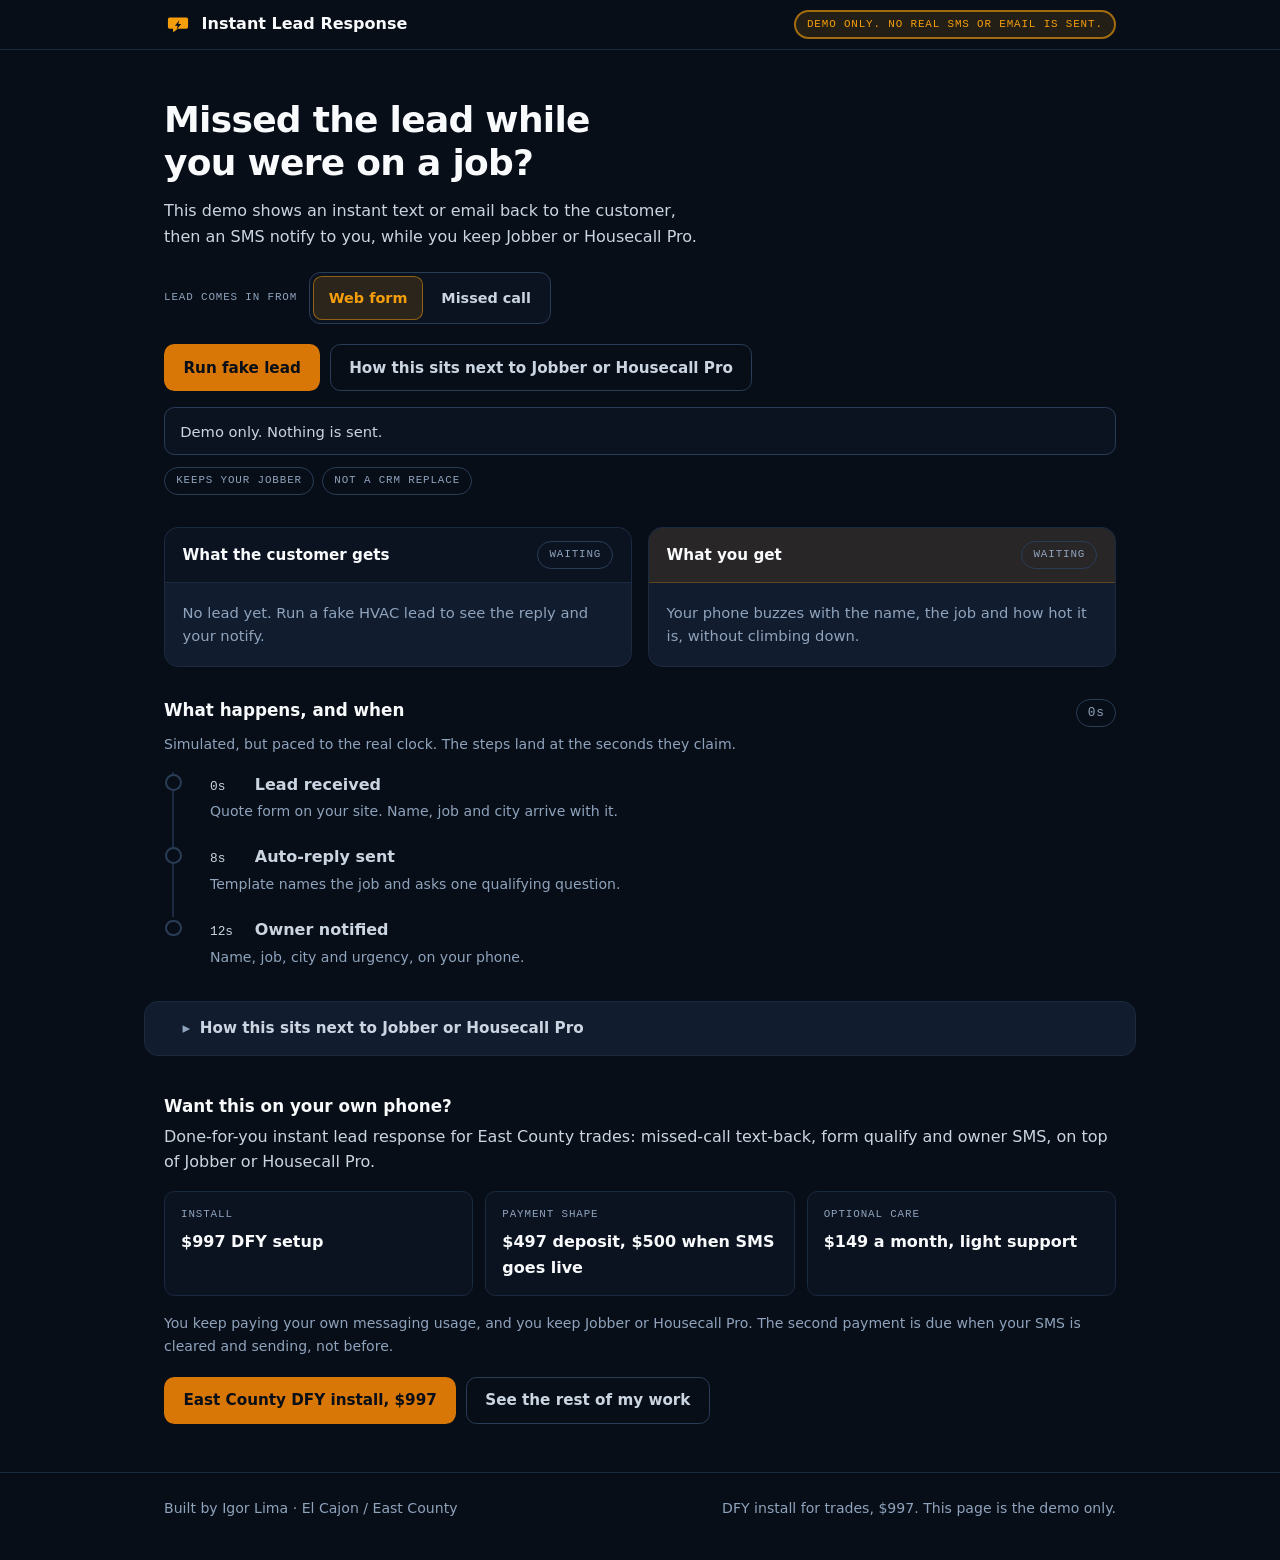
<file: index.html>
<!doctype html>
<html lang="en">
  <head>
    <meta charset="UTF-8" />
    <meta name="viewport" content="width=device-width, initial-scale=1" />
    <meta name="theme-color" content="#070E18" />

    <title>Instant Lead Response: the demo for East County trades</title>
    <meta
      name="description"
      content="A simulated demo of instant lead response for HVAC and plumbing owners in East County San Diego. A form comes in while you are on a job, the customer gets a fast text back, and you get an SMS notify. Works alongside Jobber or Housecall Pro."
    />
    <meta name="author" content="Igor Lima" />
    <link rel="canonical" href="https://igorcsis.github.io/instant-lead-response/" />
    <link rel="icon" type="image/svg+xml" href="assets/favicon.svg" />

    <!--
      Absolute URLs on purpose. Scrapers do not resolve relative paths, and a
      project page served from /instant-lead-response/ makes that easy to get
      wrong.
    -->
    <meta property="og:type" content="website" />
    <meta property="og:site_name" content="Instant Lead Response" />
    <meta property="og:title" content="Missed the lead while you were on a job?" />
    <meta
      property="og:description"
      content="A simulated demo: the customer gets a fast text back and you get an SMS notify, while you keep Jobber or Housecall Pro."
    />
    <meta property="og:url" content="https://igorcsis.github.io/instant-lead-response/" />
    <meta
      property="og:image"
      content="https://igorcsis.github.io/instant-lead-response/assets/og-image.png"
    />
    <meta property="og:image:width" content="1200" />
    <meta property="og:image:height" content="630" />
    <meta
      property="og:image:alt"
      content="Instant Lead Response. Answered in 8s, notified at 12. A card showing three timeline steps: lead received, auto-reply sent, owner notified."
    />
    <meta property="og:locale" content="en_US" />

    <meta name="twitter:card" content="summary_large_image" />
    <meta name="twitter:title" content="Missed the lead while you were on a job?" />
    <meta
      name="twitter:description"
      content="A simulated demo: the customer gets a fast text back and you get an SMS notify, while you keep Jobber or Housecall Pro."
    />
    <meta
      name="twitter:image"
      content="https://igorcsis.github.io/instant-lead-response/assets/og-image.png"
    />

    <!--
      Structured data, so a search result can say what this is rather than
      guessing from the first paragraph it finds. Inline because the page
      loads no other scripts and is not about to start.
    -->
    <script type="application/ld+json">
      {
        "@context": "https://schema.org",
        "@type": "WebApplication",
        "name": "Instant Lead Response",
        "url": "https://igorcsis.github.io/instant-lead-response/",
        "description": "A simulated demo of instant lead response for HVAC and plumbing owners in El Cajon and East County San Diego. A missed call or web form gets a fast text back that names the job, and the owner gets an SMS notify, alongside Jobber or Housecall Pro.",
        "applicationCategory": "BusinessApplication",
        "operatingSystem": "Any",
        "browserRequirements": "Requires JavaScript",
        "isAccessibleForFree": true,
        "offers": {
          "@type": "Offer",
          "price": "0",
          "priceCurrency": "USD"
        },
        "license": "https://opensource.org/licenses/MIT",
        "inLanguage": "en-US",
        "author": {
          "@type": "Person",
          "name": "Igor Lima",
          "url": "https://igorcsis.github.io/niftyai-portfolio/"
        },
        "sameAs": "https://github.com/IgorCSIS/instant-lead-response",
        "areaServed": "El Cajon and East County San Diego, California",
        "featureList": [
          "Missed call text-back simulation",
          "Web form lead auto-reply that names the job",
          "One qualifying question before dispatch",
          "Owner SMS notify with name, job, city and urgency",
          "Timeline paced to the real clock at 0, 8 and 12 seconds",
          "Runs alongside Jobber or Housecall Pro rather than replacing them"
        ]
      }
    </script>

    <link rel="stylesheet" href="styles.css" />
  </head>

  <body>
    <header class="site-header">
      <div class="wrap">
        <span class="wordmark">
          <img src="assets/logo.svg" alt="" width="28" height="28" />
          Instant Lead Response
        </span>
        <!--
          The honesty chip lives in the header so it is on screen at every
          scroll position, not just above the fold. Nothing on this page
          sends anything, and that has to be impossible to miss.
        -->
        <span class="chip chip-demo">Demo only. No real SMS or email is sent.</span>
      </div>
    </header>

    <main>
      <section class="hero wrap">
        <h1>Missed the lead while you were on a job?</h1>
        <p class="sub">
          This demo shows an instant text or email back to the customer, then an SMS notify to
          you, while you keep Jobber or Housecall Pro.
        </p>

        <!--
          Both ways the same job walks in. A missed call hands you a number
          and nothing else, which is the case most owners lose, so it gets
          equal billing rather than a footnote.
        -->
        <div class="source-pick">
          <span class="source-pick-label" id="source-pick-label">Lead comes in from</span>
          <div class="segmented" role="radiogroup" aria-labelledby="source-pick-label">
            <button
              type="button"
              class="seg"
              role="radio"
              aria-checked="true"
              tabindex="0"
              data-source="form"
            >
              Web form
            </button>
            <button
              type="button"
              class="seg"
              role="radio"
              aria-checked="false"
              tabindex="-1"
              data-source="call"
            >
              Missed call
            </button>
          </div>
        </div>

        <div class="hero-actions">
          <button id="run-fake-lead" type="button" class="btn btn-primary">Run fake lead</button>
          <a class="btn btn-ghost" href="#next-to-jobber">
            How this sits next to Jobber or Housecall Pro
          </a>
        </div>

        <!--
          One live region for the whole run, sitting directly under the button
          that starts it. It carries the honesty line at rest, so the first
          thing under the call to action is what the page will not do.
        -->
        <p id="run-status" class="status" role="status" aria-live="polite" data-tone="info">
          Demo only. Nothing is sent.
        </p>

        <div class="near-cta">
          <span class="chip chip-quiet">Keeps your Jobber</span>
          <span class="chip chip-quiet">Not a CRM replace</span>
        </div>
      </section>

      <section class="panels wrap" aria-label="What each side receives">
        <article class="card card-customer">
          <div class="card-header">
            <h3>What the customer gets</h3>
            <span class="chip chip-quiet" id="customer-state">Waiting</span>
          </div>
          <div class="card-body" id="customer-body">
            <p class="panel-empty">
              No lead yet. Run a fake HVAC lead to see the reply and your notify.
            </p>
          </div>
        </article>

        <article class="card card-owner">
          <div class="card-header">
            <h3>What you get</h3>
            <span class="chip chip-quiet" id="owner-state">Waiting</span>
          </div>
          <div class="card-body" id="owner-body">
            <p class="panel-empty">
              Your phone buzzes with the name, the job and how hot it is, without climbing down.
            </p>
          </div>
        </article>
      </section>

      <section class="timeline-section wrap" aria-label="What happens, and when">
        <div class="timeline-head">
          <h2>What happens, and when</h2>
          <!--
            Hidden from assistive tech: the status line already announces each
            stage, and a counter updating ten times a second would talk over it.
          -->
          <span class="elapsed" id="elapsed" data-running="false" aria-hidden="true">0s</span>
        </div>
        <p class="step-note" style="margin-top: 0.35rem">
          Simulated, but paced to the real clock. The steps land at the seconds they claim.
        </p>

        <ol class="timeline" id="timeline">
          <li class="step" data-step="received" data-state="pending">
            <div class="step-head">
              <span class="step-clock">0s</span>
              <span class="step-label">Lead received</span>
            </div>
            <p class="step-note">Web form or missed call, whichever came in first.</p>
          </li>
          <li class="step" data-step="reply" data-state="pending">
            <div class="step-head">
              <span class="step-clock">8s</span>
              <span class="step-label">Auto-reply sent</span>
            </div>
            <p class="step-note">Template names the job and asks one qualifying question.</p>
          </li>
          <li class="step" data-step="notify" data-state="pending">
            <div class="step-head">
              <span class="step-clock">12s</span>
              <span class="step-label">Owner notified</span>
            </div>
            <p class="step-note">Name, job, city and urgency, on your phone.</p>
          </li>
        </ol>
      </section>

      <details class="accordion card wrap" id="next-to-jobber">
        <summary>How this sits next to Jobber or Housecall Pro</summary>
        <div class="card-body">
          <div class="item">
            <h4>You could build it yourself in HighLevel</h4>
            <p>
              HighLevel can do this for around $97 a month. The gap is not the software, it is the
              hours of setup and the templates. You stay on the job and I ship the playbook.
            </p>
          </div>
          <div class="item">
            <h4>Jobber already texts people</h4>
            <p>
              Jobber wins scheduling and invoicing, and it stays your system of record. The
              multi-step qualify and the owner buzz are often thin or on a higher plan. This sits
              on top of what you already run.
            </p>
          </div>
          <div class="item">
            <h4>Someone remote will do it for $299</h4>
            <p>
              A remote starter pack hands you a snapshot and leaves. This is local to East County,
              keeps Jobber or Housecall Pro, comes with a walkthrough video under a minute, and is
              not finished until your SMS is actually live.
            </p>
          </div>
        </div>
      </details>

      <section class="offer wrap" aria-label="What a local install costs">
        <h2 style="font-size: 1.05rem">Want this on your own phone?</h2>
        <p class="sub" style="margin-top: 0.5rem">
          Done-for-you instant lead response for East County trades: missed-call text-back, form
          qualify and owner SMS, on top of Jobber or Housecall Pro.
        </p>

        <dl class="offer-grid">
          <div class="offer-item">
            <dt>Install</dt>
            <dd>$997 DFY setup</dd>
          </div>
          <div class="offer-item">
            <dt>Payment shape</dt>
            <dd>$497 deposit, $500 when SMS goes live</dd>
          </div>
          <div class="offer-item">
            <dt>Optional care</dt>
            <dd>$149 a month, light support</dd>
          </div>
        </dl>

        <p class="step-note" style="margin-top: 0.85rem">
          You keep paying your own messaging usage, and you keep Jobber or Housecall Pro. The
          second payment is due when your SMS is cleared and sending, not before.
        </p>

        <div class="hero-actions">
          <a class="btn btn-primary" href="mailto:niftystudiodesigns@gmail.com?subject=East%20County%20DFY%20install">
            East County DFY install, $997
          </a>
          <a class="btn btn-ghost" href="https://igorcsis.github.io/niftyai-portfolio/" target="_blank" rel="noopener noreferrer">
            See the rest of my work
          </a>
        </div>
      </section>
    </main>

    <footer class="site-footer">
      <div class="wrap">
        <span>Built by Igor Lima &middot; El Cajon / East County</span>
        <span>DFY install for trades, $997. This page is the demo only.</span>
      </div>
    </footer>

    <script src="app.js"></script>
  </body>
</html>
</file>
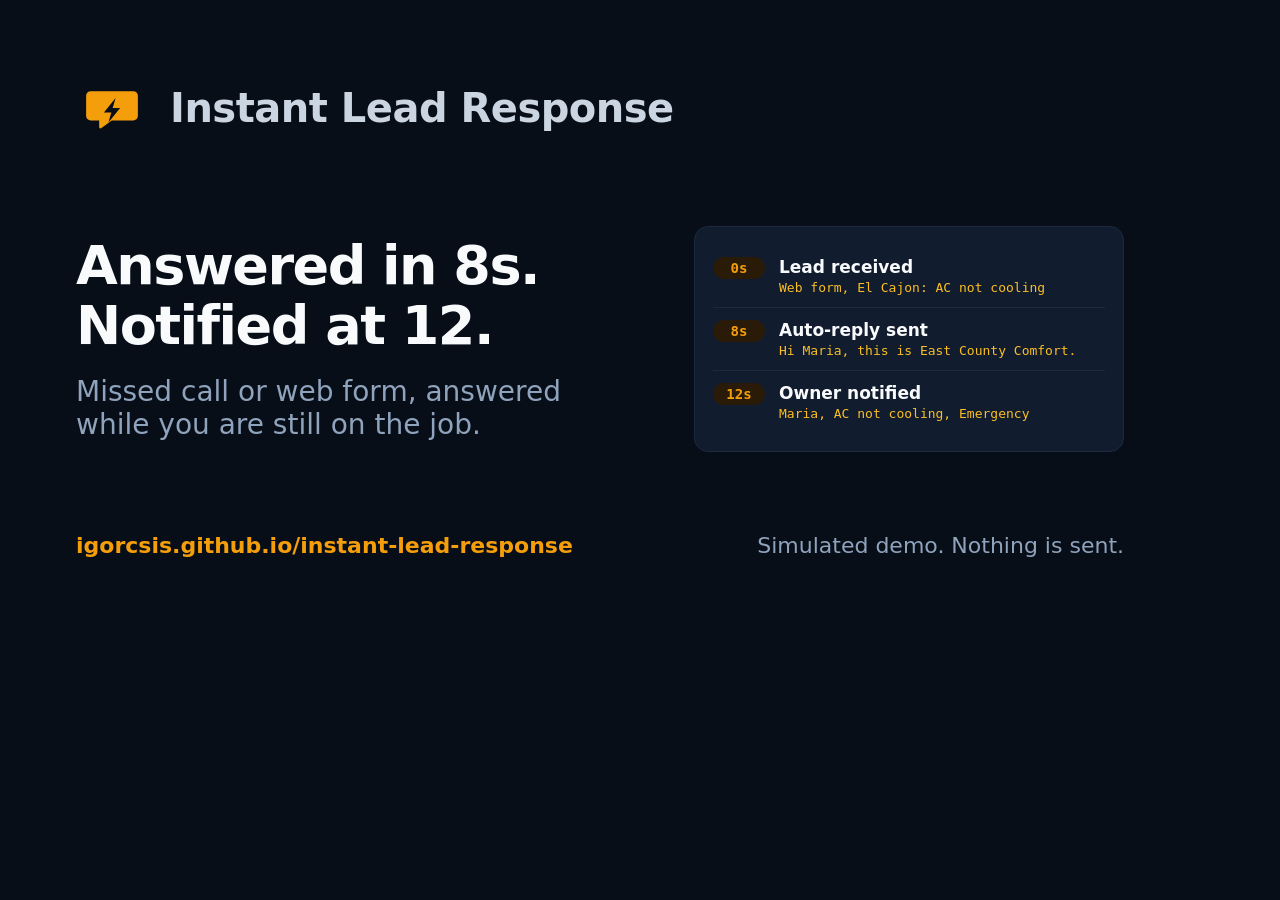
<file: assets/og-image.html>
<!--
  Source for assets/og-image.png, the 1200x630 card shown when the link is
  pasted into Slack, LinkedIn, or a text message.

  It is HTML rather than SVG because this gets rasterized once, so it can
  use real layout instead of hand-placed coordinates. Regenerate with:

    node scripts/make-og-image.mjs

  which needs a Chromium and is not part of any build. The PNG is committed,
  so shipping the site needs neither.
-->
<!doctype html>
<html lang="en">
  <head>
    <meta charset="UTF-8" />
    <title>Instant Lead Response</title>
    <style>
      * {
        margin: 0;
        padding: 0;
        box-sizing: border-box;
      }

      /* Open Graph consumers expect exactly this. A card that is not
         1200x630 gets cropped differently by every one of them. */
      body {
        width: 1200px;
        height: 630px;
        display: flex;
        flex-direction: column;
        justify-content: space-between;
        padding: 72px 76px;
        background: #070e18;
        font-family: system-ui, -apple-system, "Segoe UI", Roboto, Helvetica, Arial, sans-serif;
        color: #f8fafc;
      }

      .top {
        display: flex;
        align-items: center;
        gap: 22px;
      }

      .top img {
        width: 72px;
        height: 72px;
      }

      .top span {
        font-size: 40px;
        font-weight: 600;
        color: #cbd5e1;
        letter-spacing: -0.5px;
      }

      .mid {
        display: flex;
        justify-content: space-between;
        align-items: center;
        gap: 48px;
      }

      h1 {
        font-size: 54px;
        font-weight: 700;
        line-height: 1.1;
        letter-spacing: -1.5px;
        max-width: 545px;
      }

      /* Explicit <br>, not an automatic wrap. This is rasterized once, so
         the break lands wherever the rendering machine's font puts it, and
         that is not a decision worth leaving to chance. */

      .sub {
        margin-top: 20px;
        font-size: 28px;
        color: #8fa3bc;
        max-width: 500px;
      }

      .card {
        width: 430px;
        border: 1px solid #1b2a40;
        border-radius: 14px;
        background: #111c2e;
        padding: 18px;
      }

      .row {
        display: flex;
        align-items: flex-start;
        gap: 14px;
        padding: 12px 0;
      }

      .row + .row {
        border-top: 1px solid #1b2a40;
      }

      .clock {
        flex: none;
        width: 52px;
        padding: 3px 0;
        border-radius: 999px;
        background: #2a1b08;
        color: #f59e0b;
        font-family: ui-monospace, SFMono-Regular, Menlo, Consolas, monospace;
        font-size: 14px;
        font-weight: 600;
        text-align: center;
      }

      .what b {
        display: block;
        font-size: 17px;
        font-weight: 600;
        color: #f8fafc;
      }

      .what span {
        display: block;
        margin-top: 3px;
        font-family: ui-monospace, SFMono-Regular, Menlo, Consolas, monospace;
        font-size: 13px;
        color: #fbbf24;
      }

      .bottom {
        display: flex;
        justify-content: space-between;
        align-items: baseline;
        font-size: 22px;
      }

      .url {
        color: #f59e0b;
        font-weight: 600;
      }

      .facts {
        color: #8fa3bc;
      }
    </style>
  </head>
  <body>
    <div class="top">
      <img src="logo.svg" alt="" />
      <span>Instant Lead Response</span>
    </div>

    <div class="mid">
      <div>
        <h1>Answered in 8s.<br />Notified at 12.</h1>
        <p class="sub">Missed call or web form, answered while you are still on the job.</p>
      </div>

      <div class="card">
        <div class="row">
          <span class="clock">0s</span>
          <span class="what">
            <b>Lead received</b>
            <span>Web form, El Cajon: AC not cooling</span>
          </span>
        </div>
        <div class="row">
          <span class="clock">8s</span>
          <span class="what">
            <b>Auto-reply sent</b>
            <span>Hi Maria, this is East County Comfort.</span>
          </span>
        </div>
        <div class="row">
          <span class="clock">12s</span>
          <span class="what">
            <b>Owner notified</b>
            <span>Maria, AC not cooling, Emergency</span>
          </span>
        </div>
      </div>
    </div>

    <div class="bottom">
      <span class="url">igorcsis.github.io/instant-lead-response</span>
      <span class="facts">Simulated demo. Nothing is sent.</span>
    </div>
  </body>
</html>
</file>
<file: styles.css>
/*
 * Instant Lead Response: the demo's styles.
 *
 * Hand written rather than a framework on purpose. The whole page is three
 * files served straight from GitHub Pages, so there is no build step, no
 * dependency to keep current, and nothing that can quietly drop a class it
 * compiled. It also stays free to host forever, which is the point.
 *
 * The palette is the contractor lane shared with the Ridgeview and Lead
 * Follow-up demos: deep ink, sand text, ember accent. System fonts only, so
 * the page makes no network request once it has loaded.
 */

:root {
  --ink-950: #070e18;
  --ink-900: #0b1220;
  --ink-800: #111c2e;
  --ink-700: #1b2a40;
  --ink-600: #2a3d57;

  --sand-50: #f8fafc;
  --sand-200: #cbd5e1;
  --sand-400: #8fa3bc;

  --ember-400: #f59e0b;
  --ember-500: #d97706;
  --ember-600: #c2410c;

  /* No mint token. Done states are ember; mint is the security lane. */
  --warn: #fbbf24;
  --warn-bg: #2a2109;
  --bad: #f87171;
  --bad-bg: #2b1417;

  --radius-card: 0.875rem;
  --tap: 2.75rem;

  --sans: system-ui, -apple-system, "Segoe UI", Roboto, Helvetica, Arial, sans-serif;
  --mono: ui-monospace, SFMono-Regular, "SF Mono", Menlo, Consolas, "Liberation Mono", monospace;
}

*,
*::before,
*::after {
  box-sizing: border-box;
}

body {
  margin: 0;
  background: var(--ink-950);
  color: var(--sand-200);
  font-family: var(--sans);
  line-height: 1.6;
  -webkit-font-smoothing: antialiased;
}

/* Ember, not teal. Teal belongs to the security lane. */
:focus-visible {
  outline: 2px solid var(--ember-400);
  outline-offset: 2px;
  border-radius: 6px;
}

::selection {
  background: var(--ember-500);
  color: #fff;
}

h1,
h2,
h3 {
  color: var(--sand-50);
  line-height: 1.2;
  margin: 0;
}

p {
  margin: 0;
}

a {
  color: var(--ember-400);
}

.wrap {
  max-width: 62rem;
  margin: 0 auto;
  padding: 0 1.25rem;
}

.sr-only {
  position: absolute;
  width: 1px;
  height: 1px;
  padding: 0;
  margin: -1px;
  overflow: hidden;
  clip: rect(0, 0, 0, 0);
  white-space: nowrap;
  border: 0;
}

/* ------------------------------------------------------------------ chrome */

/*
 * Sticky on purpose. The honesty chip is the one thing on this page that has
 * to be readable at every scroll position, and a header that scrolls away
 * takes it with it. The bar is kept short so it costs little on a phone.
 */
.site-header {
  position: sticky;
  top: 0;
  z-index: 20;
  background: var(--ink-950);
  border-bottom: 1px solid var(--ink-700);
}

.site-header .wrap {
  display: flex;
  align-items: center;
  justify-content: space-between;
  gap: 0.5rem 0.75rem;
  padding-top: 0.6rem;
  padding-bottom: 0.6rem;
  flex-wrap: wrap;
}

/*
 * Anything an in-page link jumps to has to clear the sticky bar, or the
 * heading lands underneath it and the visitor thinks the link is broken.
 */
:target,
[id] {
  scroll-margin-top: 6rem;
}

.wordmark {
  display: flex;
  align-items: center;
  gap: 0.6rem;
  font-weight: 600;
  color: var(--sand-50);
}

.wordmark img {
  width: 1.75rem;
  height: 1.75rem;
}

/* ------------------------------------------------------------------- chips */

.chip {
  display: inline-flex;
  align-items: center;
  gap: 0.4rem;
  border-radius: 999px;
  padding: 0.25rem 0.7rem;
  font-family: var(--mono);
  font-size: 0.68rem;
  letter-spacing: 0.08em;
  text-transform: uppercase;
  white-space: nowrap;
}

/*
 * The honesty chip. Two pixels of border rather than one, so it reads as a
 * notice rather than another label, and stays distinct from the filled
 * ember state badges on the panels.
 */
.chip-demo {
  border: 2px solid rgba(245, 158, 11, 0.6);
  background: rgba(245, 158, 11, 0.12);
  color: var(--ember-400);
}

.chip-quiet {
  border: 1px solid var(--ink-600);
  color: var(--sand-400);
}

/*
 * A step that finished. Filled ember, not mint: this page shares the
 * contractor lane with the Ridgeview and Lead Follow-up demos, and mint
 * green belongs to the security lane, which is a different business.
 */
.chip-done {
  background: var(--ember-600);
  color: var(--sand-50);
}

.chip-warn {
  background: var(--warn-bg);
  color: var(--warn);
}

.chip-bad {
  background: var(--bad-bg);
  color: var(--bad);
}

/* ----------------------------------------------------------------- buttons */

.btn {
  display: inline-flex;
  align-items: center;
  justify-content: center;
  gap: 0.5rem;
  /* Anchors styled as buttons inherit the underline every anchor gets, which
     draws a line through the middle of a solid ember pill. */
  text-decoration: none;
  min-height: var(--tap);
  padding: 0.65rem 1.15rem;
  border-radius: 0.65rem;
  border: 1px solid transparent;
  font: inherit;
  font-size: 0.95rem;
  font-weight: 600;
  cursor: pointer;
  transition: background-color 0.15s ease, border-color 0.15s ease, color 0.15s ease;
}

.btn-primary {
  background: var(--ember-500);
  color: var(--ink-950);
}

.btn-primary:hover {
  background: var(--ember-400);
}

.btn-ghost {
  border-color: var(--ink-600);
  background: transparent;
  color: var(--sand-200);
}

.btn-ghost:hover {
  border-color: var(--ember-400);
  color: var(--ember-400);
}

/* A disabled control must not look live. */
.btn:disabled {
  opacity: 0.5;
  cursor: not-allowed;
}

.btn:disabled:hover {
  background: var(--ember-500);
  border-color: transparent;
  color: var(--ink-950);
}

.btn-ghost:disabled:hover {
  background: transparent;
  border-color: var(--ink-600);
  color: var(--sand-200);
}

/* -------------------------------------------------------------------- hero */

/*
 * Longhand, not the padding shorthand. The hero is also a .wrap, and a
 * shorthand here would reset that class's side gutters to zero and push the
 * headline flat against the edge of a phone screen.
 */
.hero {
  padding-top: 2rem;
}

.hero h1 {
  font-size: 1.75rem;
  letter-spacing: -0.02em;
  max-width: 20ch;
}

.hero .sub {
  margin-top: 0.9rem;
  max-width: 54ch;
  color: var(--sand-200);
}

.hero-actions {
  margin-top: 1.25rem;
  display: flex;
  flex-wrap: wrap;
  align-items: center;
  gap: 0.6rem;
}

.near-cta {
  margin-top: 0.75rem;
  display: flex;
  flex-wrap: wrap;
  gap: 0.5rem;
}

/* ------------------------------------------------------- segmented control */

.source-pick {
  margin-top: 1.4rem;
  display: flex;
  flex-wrap: wrap;
  align-items: center;
  gap: 0.5rem 0.75rem;
}

.source-pick-label {
  font-family: var(--mono);
  font-size: 0.68rem;
  letter-spacing: 0.08em;
  text-transform: uppercase;
  color: var(--sand-400);
}

.segmented {
  display: inline-flex;
  padding: 0.2rem;
  gap: 0.2rem;
  border: 1px solid var(--ink-600);
  border-radius: 0.7rem;
  background: var(--ink-900);
}

.seg {
  min-height: var(--tap);
  padding: 0.4rem 0.9rem;
  border: 1px solid transparent;
  border-radius: 0.55rem;
  background: transparent;
  font: inherit;
  font-size: 0.9rem;
  font-weight: 600;
  color: var(--sand-200);
  cursor: pointer;
  transition: background-color 0.15s ease, color 0.15s ease, border-color 0.15s ease;
}

.seg:hover:not([aria-checked="true"]):not(:disabled) {
  background: var(--ink-800);
}

.seg[aria-checked="true"] {
  background: rgba(245, 158, 11, 0.14);
  border-color: rgba(245, 158, 11, 0.5);
  color: var(--ember-400);
}

.seg:disabled {
  opacity: 0.5;
  cursor: not-allowed;
}

/* -------------------------------------------------------------------- card */

.card {
  border: 1px solid var(--ink-700);
  border-radius: var(--radius-card);
  background: var(--ink-800);
}

.card-header {
  display: flex;
  align-items: center;
  justify-content: space-between;
  gap: 0.75rem;
  padding: 0.85rem 1.1rem;
  border-bottom: 1px solid var(--ink-700);
  border-radius: var(--radius-card) var(--radius-card) 0 0;
}

.card-header h3 {
  font-size: 0.95rem;
}

.card-body {
  padding: 1.1rem;
}

/* The owner side is the one being sold, so it carries the accent. */
.card-owner .card-header {
  background: rgba(217, 119, 6, 0.12);
  border-bottom-color: rgba(245, 158, 11, 0.25);
}

.card-customer .card-header {
  background: var(--ink-900);
}

/* ------------------------------------------------------------------ panels */

.panels {
  margin-top: 2rem;
  display: grid;
  gap: 1rem;
}

.panel-empty {
  color: var(--sand-400);
  font-size: 0.92rem;
}

/* A message the customer would receive. Left aligned, plain. */
.bubble {
  border: 1px solid var(--ink-700);
  background: var(--ink-950);
  border-radius: 0.75rem;
  padding: 0.85rem 0.95rem;
  font-size: 0.92rem;
  color: var(--sand-200);
}

.bubble + .bubble {
  margin-top: 0.65rem;
}

.bubble-meta {
  display: flex;
  flex-wrap: wrap;
  gap: 0.5rem;
  align-items: center;
  margin-bottom: 0.5rem;
  font-family: var(--mono);
  font-size: 0.68rem;
  color: var(--sand-400);
}

/* The customer's own reply, so it reads as coming from the other side. */
.bubble-reply {
  border-color: rgba(245, 158, 11, 0.3);
  background: rgba(245, 158, 11, 0.07);
}

.notify {
  border: 1px solid rgba(245, 158, 11, 0.3);
  background: var(--ink-950);
  border-radius: 0.75rem;
  padding: 0.95rem;
}

.notify-line {
  display: flex;
  flex-wrap: wrap;
  gap: 0.4rem 0.75rem;
  margin-top: 0.7rem;
  font-size: 0.9rem;
}

.notify-line dt {
  font-family: var(--mono);
  font-size: 0.68rem;
  text-transform: uppercase;
  letter-spacing: 0.08em;
  color: var(--sand-400);
  margin: 0;
  min-width: 5.5rem;
}

.notify-line dd {
  margin: 0;
  color: var(--sand-50);
  font-weight: 600;
}

/* Marks the sample phone itself, not just the page around it. */
.notify-tag {
  border: 1px solid rgba(245, 158, 11, 0.5);
  border-radius: 999px;
  padding: 0.05rem 0.45rem;
  letter-spacing: 0.08em;
  text-transform: uppercase;
  color: var(--ember-400);
}

.notify-body {
  margin-top: 0.9rem;
  padding-top: 0.9rem;
  border-top: 1px solid var(--ink-700);
  font-size: 0.92rem;
}

/* ---------------------------------------------------------------- timeline */

.timeline-section {
  margin-top: 2rem;
}

.timeline-head {
  display: flex;
  flex-wrap: wrap;
  align-items: baseline;
  justify-content: space-between;
  gap: 0.5rem 1rem;
}

.timeline-head h2 {
  font-size: 1.05rem;
}

/*
 * The elapsed readout. It exists because the steps really do land at 8 and
 * 12 seconds, and a number counting up is the difference between a page that
 * looks slow and a page that is visibly timing itself.
 */
.elapsed {
  font-family: var(--mono);
  font-size: 0.8rem;
  letter-spacing: 0.06em;
  padding: 0.2rem 0.65rem;
  border-radius: 999px;
  border: 1px solid var(--ink-600);
  color: var(--sand-400);
}

.elapsed[data-running="true"] {
  border-color: rgba(245, 158, 11, 0.5);
  color: var(--ember-400);
}

.timeline {
  list-style: none;
  margin: 1rem 0 0;
  padding: 0;
}

.step {
  position: relative;
  padding: 0 0 1.35rem 2.25rem;
  border-left: 2px solid var(--ink-700);
  margin-left: 0.5rem;
}

.step:last-child {
  padding-bottom: 0;
  border-left-color: transparent;
}

.step::before {
  content: "";
  position: absolute;
  left: -0.55rem;
  top: 0.15rem;
  width: 1.05rem;
  height: 1.05rem;
  border-radius: 999px;
  border: 2px solid var(--ink-600);
  background: var(--ink-950);
}

.step-head {
  display: flex;
  flex-wrap: wrap;
  align-items: baseline;
  gap: 0.6rem;
}

/*
 * Pending is the state most of this timeline spends most of its time in, so
 * it is set at reading strength rather than dimmed to near invisibility. The
 * difference between pending and done is the rail and the dot, not whether
 * you can make the words out.
 */
.step-clock {
  font-family: var(--mono);
  font-size: 0.8rem;
  color: var(--sand-200);
  min-width: 2.2rem;
}

.step-label {
  color: var(--sand-200);
  font-weight: 600;
}

.step-note {
  margin-top: 0.2rem;
  font-size: 0.88rem;
  color: var(--sand-400);
}

/* Active: the step being simulated right now. */
.step[data-state="active"] {
  border-left-color: var(--ember-500);
}

.step[data-state="active"]::before {
  border-color: var(--ember-400);
  background: var(--ember-500);
  animation: step-pulse 1s ease-in-out infinite;
}

.step[data-state="active"] .step-label,
.step[data-state="active"] .step-clock {
  color: var(--ember-400);
}

/*
 * Done: finished and staying on screen. Ember like the active step, but
 * solid and still, where active pulses. The difference a visitor reads is
 * movement, not hue, which is also what keeps this legible without colour.
 */
.step[data-state="done"] {
  border-left-color: var(--ember-600);
}

.step[data-state="done"]::before {
  border-color: var(--ember-400);
  background: var(--ember-500);
}

.step[data-state="done"] .step-label {
  color: var(--sand-50);
}

.step[data-state="done"] .step-clock {
  color: var(--ember-400);
}

@keyframes step-pulse {
  0%,
  100% {
    box-shadow: 0 0 0 0 rgba(245, 158, 11, 0.45);
  }
  50% {
    box-shadow: 0 0 0 6px rgba(245, 158, 11, 0);
  }
}

/* --------------------------------------------------------------- accordion */

.accordion {
  margin-top: 2rem;
}

.accordion summary {
  cursor: pointer;
  list-style: none;
  padding: 0.9rem 1.1rem;
  min-height: var(--tap);
  display: flex;
  align-items: center;
  color: var(--sand-200);
  font-weight: 600;
  font-size: 0.95rem;
}

.accordion summary::-webkit-details-marker {
  display: none;
}

.accordion summary::before {
  content: "\25B8";
  margin-right: 0.6rem;
  color: var(--sand-400);
}

.accordion[open] summary::before {
  content: "\25BE";
}

.accordion .card-body {
  border-top: 1px solid var(--ink-700);
}

.accordion h4 {
  margin: 0 0 0.3rem;
  color: var(--sand-50);
  font-size: 0.92rem;
}

.accordion .item + .item {
  margin-top: 1.1rem;
}

.accordion p {
  font-size: 0.92rem;
  color: var(--sand-400);
}

/* ------------------------------------------------------------------- offer */

.offer {
  margin-top: 2.5rem;
}

.offer-grid {
  display: grid;
  gap: 0.75rem;
  margin-top: 1rem;
}

.offer-item {
  border: 1px solid var(--ink-700);
  border-radius: 0.65rem;
  background: var(--ink-900);
  padding: 0.9rem 1rem;
}

.offer-item dt {
  font-family: var(--mono);
  font-size: 0.68rem;
  text-transform: uppercase;
  letter-spacing: 0.08em;
  color: var(--sand-400);
}

.offer-item dd {
  margin: 0.35rem 0 0;
  color: var(--sand-50);
  font-weight: 600;
}

/* ------------------------------------------------------------------ status */

.status {
  margin-top: 1rem;
  border-radius: 0.65rem;
  padding: 0.7rem 0.95rem;
  font-size: 0.92rem;
  border: 1px solid var(--ink-600);
  background: var(--ink-900);
  color: var(--sand-200);
}

.status[data-tone="error"] {
  border-color: rgba(248, 113, 113, 0.4);
  background: var(--bad-bg);
  color: var(--bad);
}

/*
 * The status line never hides. At rest it carries the honesty note, so the
 * first thing under the button that starts the demo is what the demo will
 * not do.
 */
.status[hidden] {
  display: none;
}

/* ------------------------------------------------------------------ footer */

.site-footer {
  margin-top: 3rem;
  border-top: 1px solid var(--ink-700);
}

.site-footer .wrap {
  display: flex;
  flex-wrap: wrap;
  gap: 0.6rem 1.5rem;
  justify-content: space-between;
  padding-top: 1.5rem;
  padding-bottom: 2.5rem;
  font-size: 0.88rem;
  color: var(--sand-400);
}

/* ------------------------------------------------------------------ larger */

@media (min-width: 40rem) {
  .hero {
    padding-top: 3rem;
  }

  .hero h1 {
    font-size: 2.25rem;
  }

  .panels {
    grid-template-columns: 1fr 1fr;
  }

  .offer-grid {
    grid-template-columns: repeat(3, 1fr);
  }
}

/* Reduced motion: no pulse, no transitions. The steps still sequence, they
   just arrive without animation. */
@media (prefers-reduced-motion: reduce) {
  *,
  *::before,
  *::after {
    animation-duration: 0.01ms !important;
    animation-iteration-count: 1 !important;
    transition-duration: 0.01ms !important;
  }
}
</file>
